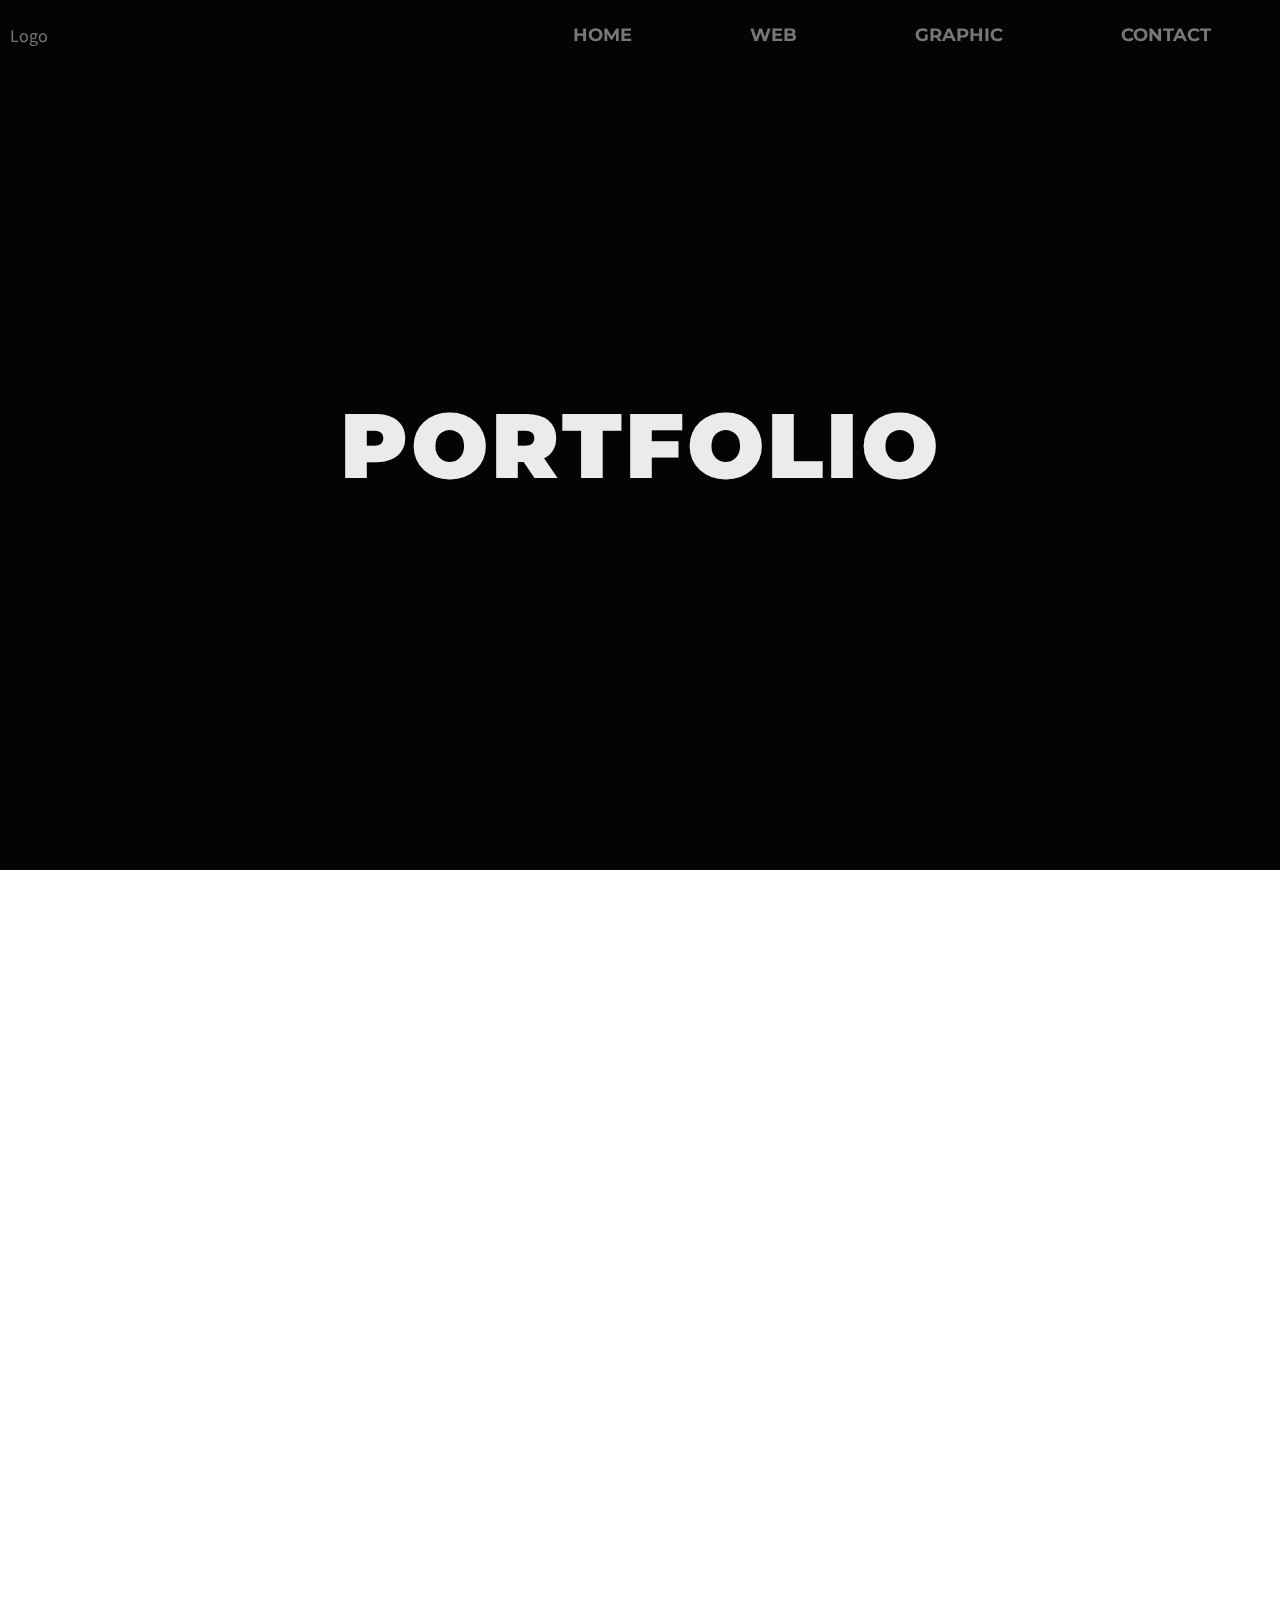
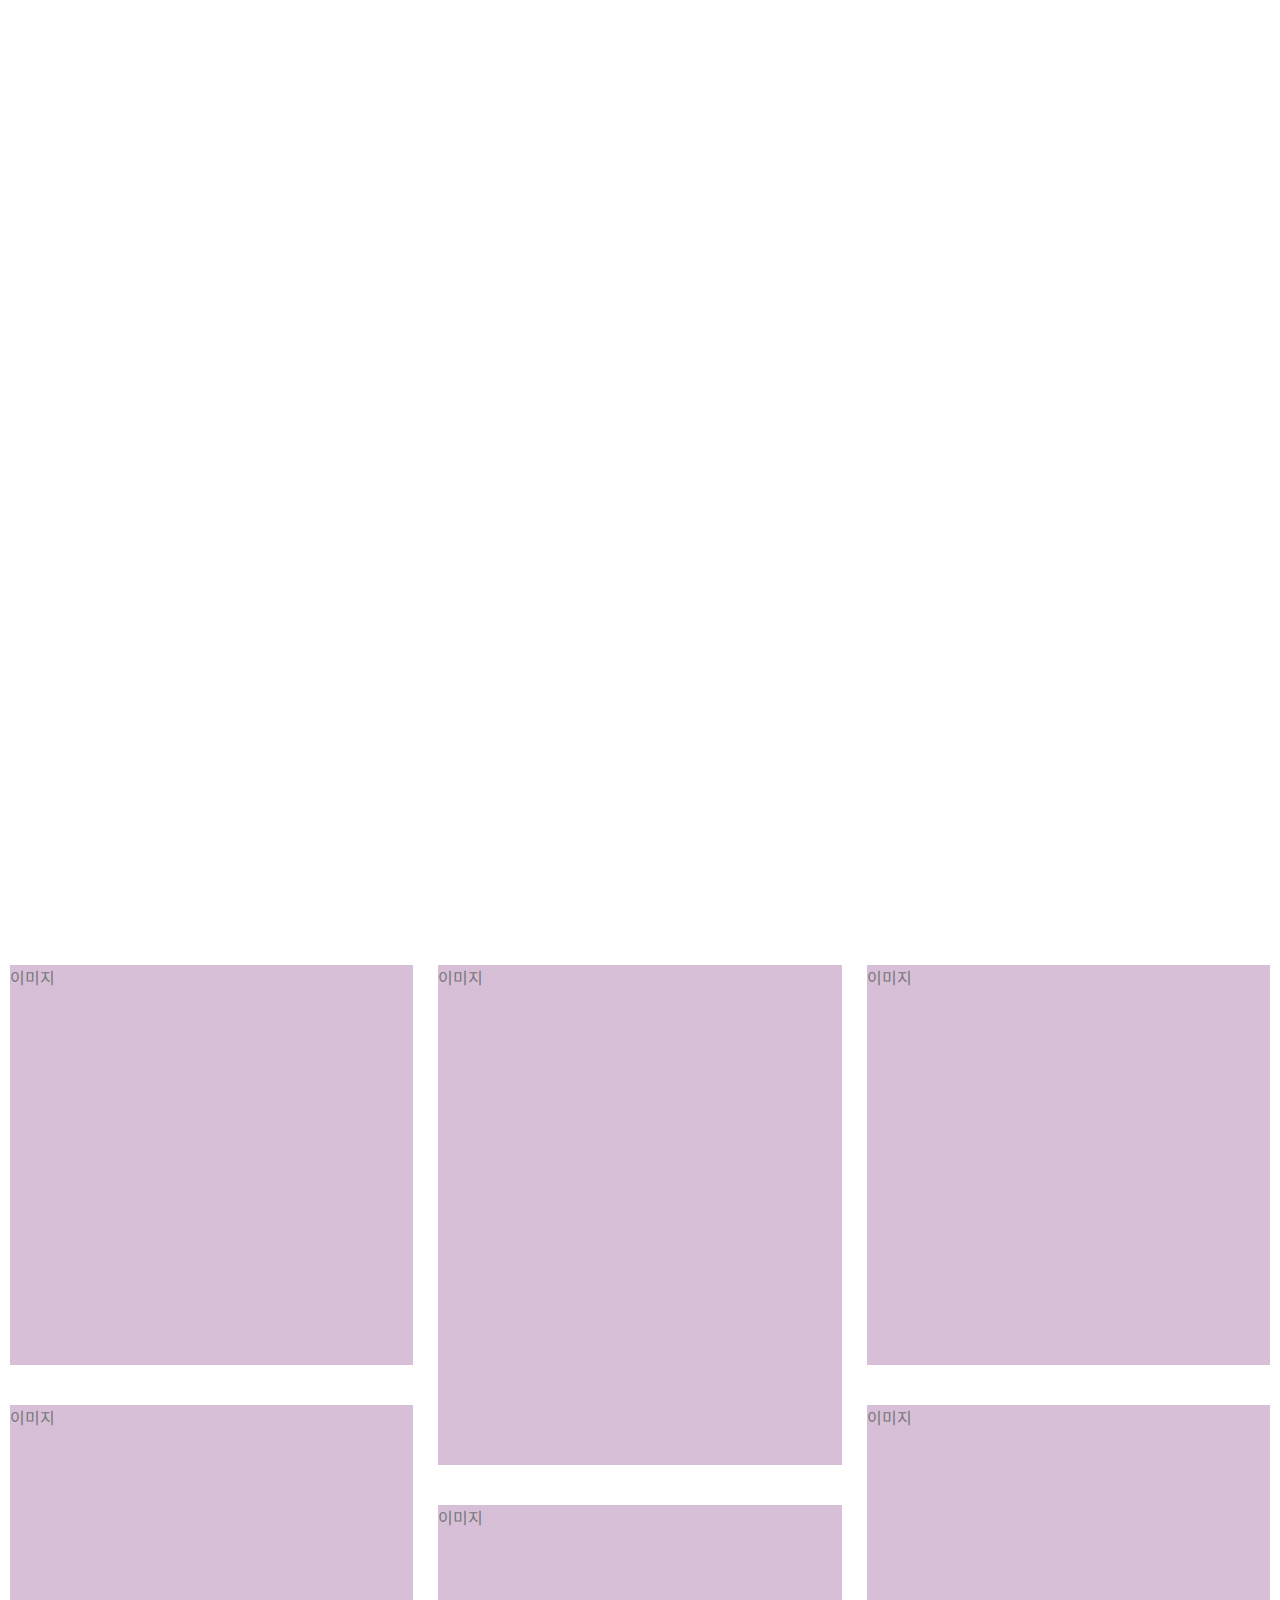
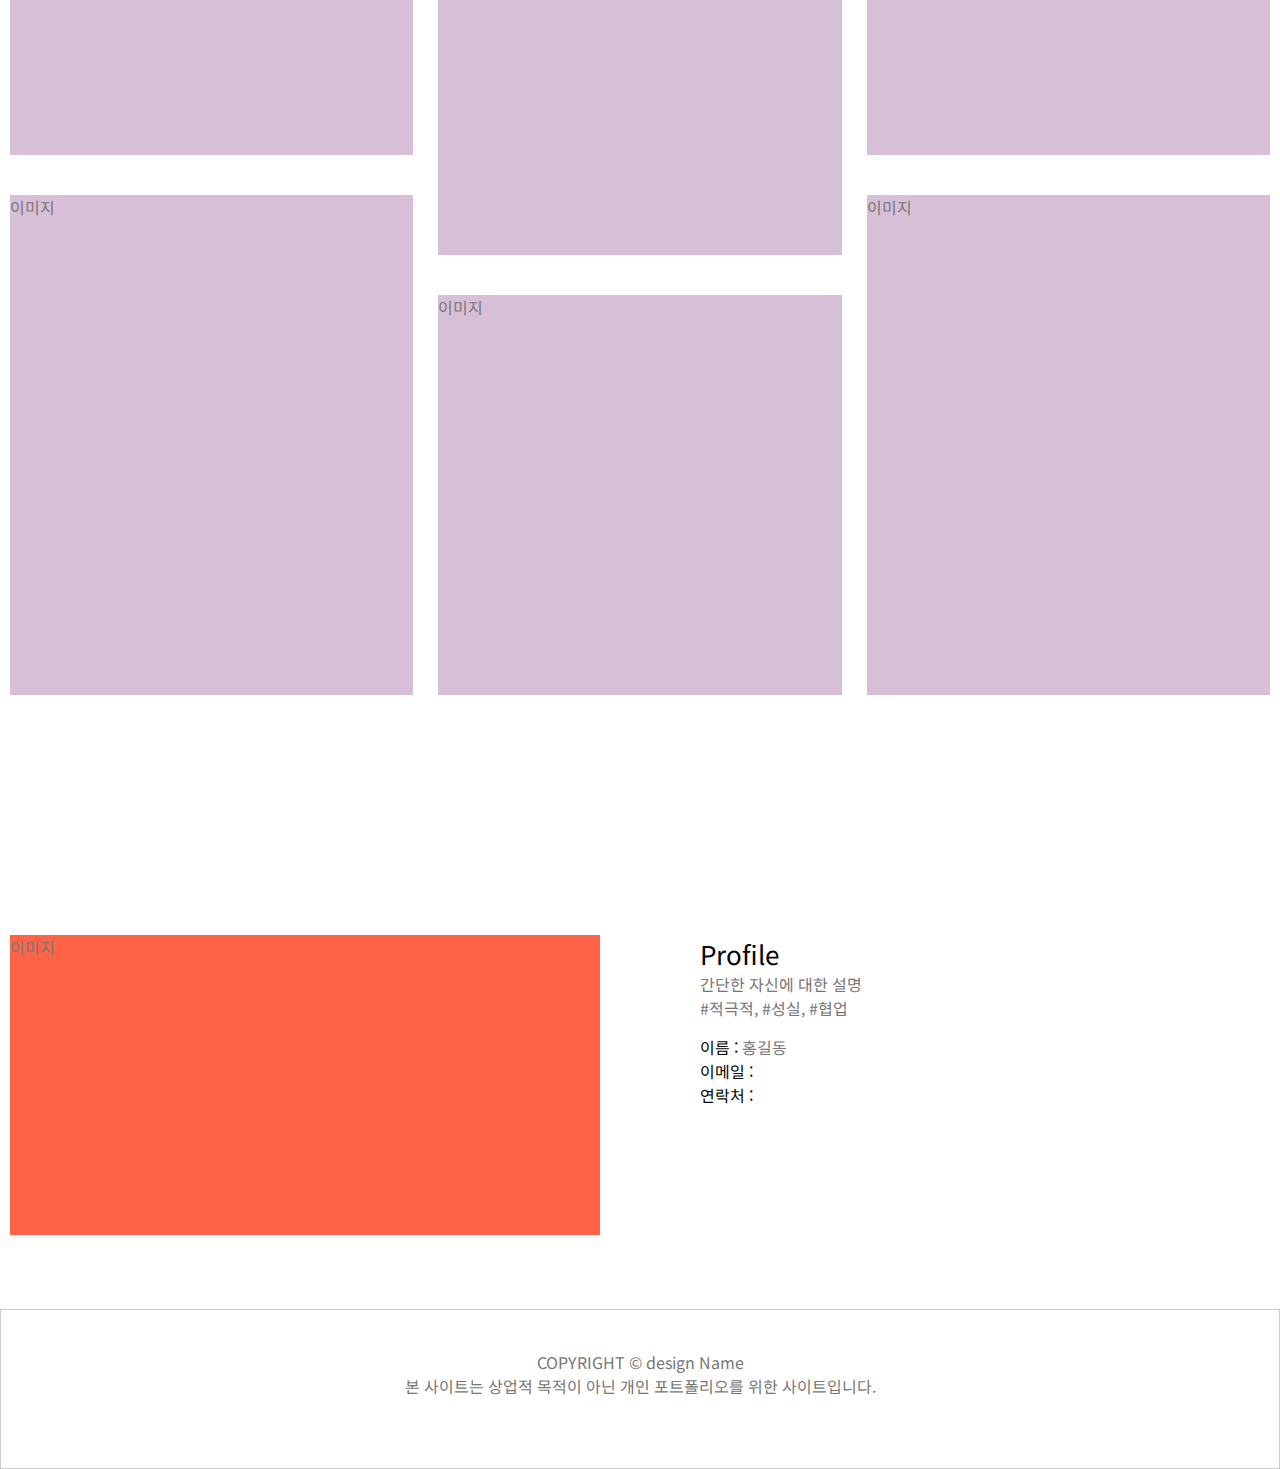
<file: index.html>
<!DOCTYPE html>
<html lang="ko">
<head>
    <meta charset="UTF-8">
    <meta name="author" content="Name">
    <meta name="subject" content="개인포트폴리오">
    <meta name="keywords" content="개인포트폴리오, 반응형 웹, 모바일 웹, ">
    <meta name="viewport" content="width=device-width, initial-scale=1.0, maximum-scale=1, minimum-scale=1">
    <title>PORTFOLIO</title>
    <link href="./images/favicon.ico" rel="shortcut icon">
    <link rel="stylesheet" href="./css/style.css">
</head>
<body>
    <div id="wrap">
        <header id="header">
            <div class="in header_in">
                <div class="logo">
                    <a href="#">Logo</a>
                </div>
                <div class="mobile_menu">
                    <strong class="blind">메뉴 열기</strong>
                    <button type="button" class="open_menu">
                        <span></span>
                        <span></span>
                        <span></span>
                    </button>
                </div>
                <div class="menu_wrap">
                    <nav>
                        <strong class="blind">main navigation</strong>
                        <ul class="gnb">
                            <li><a href="#header" class="link">HOME</a></li>
                            <li><a href="#web" class="link">WEB</a></li>
                            <li><a href="#graphic" class="link">GRAPHIC</a></li>
                            <li><a href="#about" class="link">CONTACT</a></li>
                        </ul>
                    </nav>
                </div>
            </div>
        </header>
        <main id="container">
            <div class="headline">
                <div class="in head_in">
                    <div class="head_txt">
                        <h1 class="head_tit">PORTFOLIO</h1>
                        <p>Design&Publisher</p>
                    </div>
                </div>
            </div>
            <section class="section" id="web">
                <div class="in">
                    <div class="sec_tit_wrap">
                        <h2 class="sec_tit">WEB</h2>
                    </div>
                    <div class="web_wrap">
                        <div class="web_port">
                            <div class="web_port_thum thum">
                                이미지
                            </div>
                            <div class="web_port_txt">
                                <span class="web_port_num">01</span>
                                <h3 class="web_tit">Site Title</h3>
                                <p class="sub_tit">Reponsive Web</p>
                                <p class="work_level">Design 100% Coding 100%</p>
                                <p class="desc">간단한 사이트 설명</p>
                                <div class="btn_wrap">
                                    <a href="./port/web/korea/index.html" target="_blank" class="btn btn_site" >사이트 바로가기</a>
                                    <span class="btn btn_guide" data-idx="01">디자인 가이드</span>
                                </div>
                            </div>
                        </div><!--1-->
                        <div class="web_port">
                            <div class="web_port_thum">
                                이미지
                            </div>
                            <div class="web_port_txt">
                                <span class="web_port_num">02</span>
                                <h3 class="web_tit">Site Title</h3>
                                <p class="sub_tit">Mobile Web(팀 프로젝트)</p>
                                <p class="work_level">Design 100% Coding 100%</p>
                                <p class="desc">간단한 사이트 설명</p>
                                <div class="btn_wrap">
                                    <a href="#" class="btn btn_site" target="_blank">사이트 바로가기</a>
                                    <span class="btn btn_guide" data-idx="02">디자인 가이드</span>
                                </div>
                            </div>
                        </div><!--2-->
                        <div class="web_port">
                            <div class="web_port_thum">
                                이미지
                            </div>
                            <div class="web_port_txt">
                                <span class="web_port_num">03</span>
                                <h3 class="web_tit">Site Title</h3>
                                <p class="sub_tit">Reponsive Web</p>
                                <p class="work_level">Design 100% Coding 100%</p>
                                <p class="desc">간단한 사이트 설명</p>
                                <div class="btn_wrap">
                                    <a href="#" class="btn btn_site" target="_blank">사이트 바로가기</a>
                                    <span class="btn btn_guide" data-idx="03">디자인 가이드</span>
                                </div>
                            </div>
                        </div><!--3-->
                        <div class="web_port">
                            <div class="web_port_thum">
                                이미지
                            </div>
                            <div class="web_port_txt">
                                <span class="web_port_num">01</span>
                                <h3 class="web_tit">Site Title</h3>
                                <p class="sub_tit">Reponsive Web</p>
                                <p class="work_level">Design 100% Coding 100%</p>
                                <p class="desc">간단한 사이트 설명</p>
                                <div class="btn_wrap">
                                    <a href="#" class="btn btn_site" target="_blank">사이트 바로가기</a>
                                    <span class="btn btn_guide" data-idx="04">디자인 가이드</span>
                                </div>
                            </div>
                        </div><!--4-->
                    </div>
                </div>

                <aside id="web_popup_wrap">
                    <div class="web_popup">
                        <div class="web_popup_thum">
                            <img src="./images/web01.jpeg" alt="" id="aside_thum">
                        </div>
                        <button type="button" class="btn_close">CLOSE</button>
                    </div>   
                </aside>
            </section>
            <section class="section" id="graphic">
                <div class="in">
                    <div class="sec_tit_wrap">
                        <h2 class="sec_tit">GRAPHIC</h2>
                    </div>
                    <div class="grap_wrap">
                       <!--col_left-->
                       <div class="col_left">
                        <div class="col"><!--col-->
                            <div class="gra_port">
                                 <div class="thum s1">이미지</div>
                                 <div class="txt">
                                     <p class="desc">작품제목</p>
                                </div>
                            </div><!--1-->
                            <div class="gra_port">
                                 <div class="thum s2">이미지</div>
                                 <div class="txt">
                                     <p class="desc">작품제목</p>
                                 </div>
                             </div><!--2-->
                             <div class="gra_port ">
                                 <div class="thum s3">이미지</div>
                                 <div class="txt">
                                     <p class="desc">작품제목</p>
                                </div>
                            </div><!--3-->
                         </div>
                         <div class="col">
                             <div class="gra_port">
                                 <div class="thum s3">이미지</div>
                                 <div class="txt">
                                     <p class="desc">작품제목</p>
                                </div>
                            </div><!--1-->
                            <div class="gra_port">
                                 <div class="thum s2">이미지</div>
                                 <div class="txt">
                                     <p class="desc">작품제목</p>
                                 </div>
                             </div><!--2-->
                             <div class="gra_port">
                                 <div class="thum s1">이미지</div>
                                 <div class="txt">
                                     <p class="desc">작품제목</p>
                                </div>
                            </div><!--3-->
                         </div><!--col-->
                       </div>
                       <!--col_left-->
                       <!--col_right-->
                       <div class="col_right">
                        <div class="col">
                            <div class="gra_port">
                                <div class="thum s1">이미지</div>
                                <div class="txt">
                                    <p class="desc">작품제목</p>
                               </div>
                           </div><!--1-->
                           <div class="gra_port">
                                <div class="thum s2">이미지</div>
                                <div class="txt">
                                    <p class="desc">작품제목</p>
                                </div>
                            </div><!--2-->
                            <div class="gra_port">
                                <div class="thum s3">이미지</div>
                                <div class="txt">
                                    <p class="desc">작품제목</p>
                               </div>
                           </div><!--3-->
                        </div><!--col-->
                       </div>
                       <!--col_right-->
                    </div>
                </div>
            </section>
            <section class="section" id="about">
                <div class="in">
                    <div class="sec_tit_wrap">
                        <h2 class="sec_tit">ABOUT</h2>
                    </div>
                    <div class="about_wrap">
                        <div class="photo">
                            이미지
                        </div>
                        <div class="txt">
                            <h3>Profile</h3>
                            <p>간단한 자신에 대한 설명</p>
                            <p>#적극적, #성실, #협업</p>
                            <ul>
                                <li><span>이름 : </span>홍길동</li>
                                <li><span>이메일 : </span></li>
                                <li><span>연락처 : </span></li>
                            </ul>
                        </div>
                    </div>
                </div>
            </section>
        </main>
        <footer id="footer">
            <div class="in">
                <p>COPYRIGHT &copy; design Name</p>
                <p>본 사이트는 상업적 목적이 아닌 개인 포트폴리오를 위한 사이트입니다.</p>
            </div>
        </footer>
    </div>
    <script src="./js/script.js"></script>
</body>
</html>
</file>
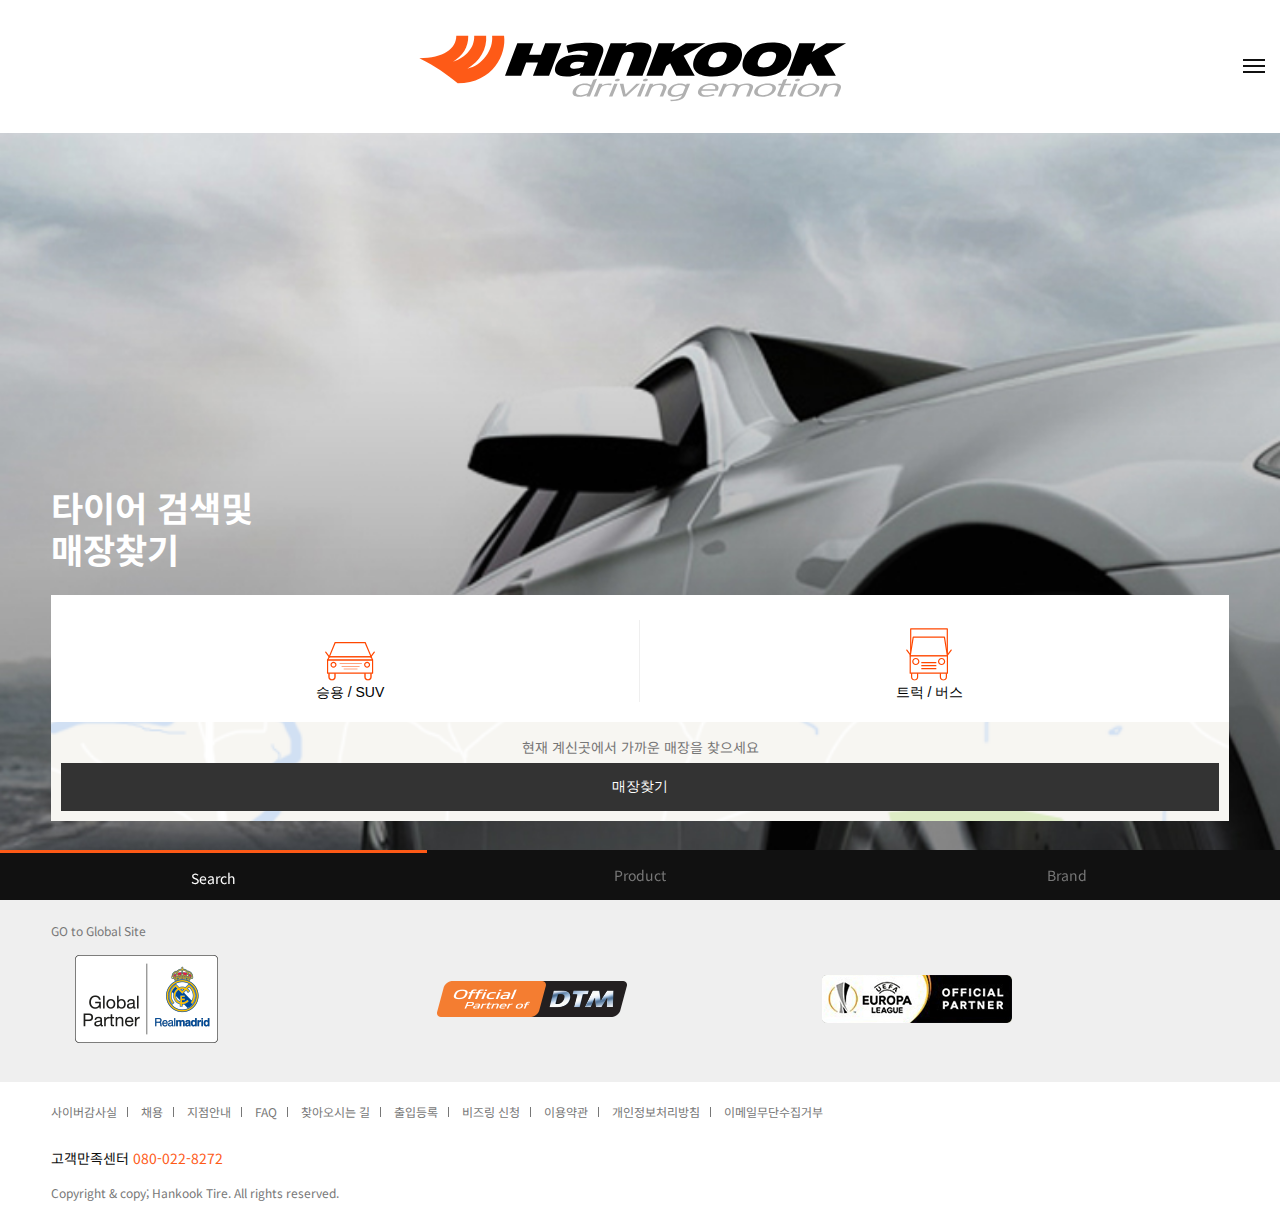
<file: port/web/korea/index.html>
<!DOCTYPE html>
<html lang="ko">
<head>
    <meta charset="UTF-8">
    <meta name="viewport" content="width=device-width, initial-scale=1.0, maximum-scale=1, minimum-scale=1, user-scalable=no">
    <link rel="apple-touch-icon" href="./images/common/home.png">
    <title>한국타이어</title>
     <!--3.common.css연결-->
     <link rel="stylesheet" href="https://cdn.jsdelivr.net/npm/swiper@11/swiper-bundle.min.css">
    <link rel="stylesheet" href="./css/common.css">
    <link rel="stylesheet" href="./css/main.css">
</head>
<body>
    <!--2.header구조작성-->
    <header id="header">
        <div class="header_in">
            <h1 class="logo">
                <a href="index.html">
                    <img src="./images/common/logo.svg" alt="한국타이어">
                </a>
            </h1><!--logo-->
            <div class="mobile_menu">
                <button type="button" class="open_wrap">
                    <strong class="blind">모바일메뉴열기</strong>
                    <span class="btn_open"></span>
                    <span class="btn_open"></span>
                    <span class="btn_open"></span>
                </button>
            </div>
        </div><!--header_in end-->
        <nav class="gnb">
            <strong class="blind">네비게이션</strong>
            <div class="gnb_header">
                <strong class="lang_kr">Hankook Universe</strong>
                <div class="close_wrap">
                    <button class="close_menu">
                        <strong class="blind">메뉴닫기</strong>
                        <span class="btn_close"></span>
                        <span class="btn_close"></span>
                    </button>
                </div>
            </div><!--gnb_header end-->
            <div class="gnb_inner">
                <ul class="gnb_list">
                    <li>
                        <div class="tit">
                            <strong>타이어</strong>
                            <div class="open">
                                <i class="blind">서브메뉴열기</i>
                                <span class="icon_open"></span>
                            </div>
                        </div><!--depth1-->
                        <div class="sub_wrap">
                            <ul class="sub">
                                <li><a href="#">승용차 타이어</a></li>
                                <li><a href="#">SUV 타이어</a></li>
                                <li><a href="#">소형트럭 타이어</a></li>
                                <li><a href="#">트럭버스 타이어</a></li>
                                <li><a href="#">겨울용 타이어</a></li>
                                <li><a href="#">리테일 네트워크</a></li>
                            </ul>
                        </div><!--depth2-->
                    </li>
                    <li>
                        <div class="tit">
                            <strong>서비스</strong>
                            <div class="open">
                                <i class="blind">서브메뉴열기</i>
                                <span class="icon_open"></span>
                            </div>
                        </div><!--depth1-->
                        <div class="sub_wrap">
                            <ul class="sub">
                                <li><a href="#">타이어효율등급제</a></li>
                                <li><a href="#">전문지 성능 평가</a></li>
                                <li><a href="#">무상보증 서비스</a></li>
                                <li><a href="#">품질보증 서비스</a></li>
                                <li><a href="#">무상 점검 서비스</a></li>
                                <li><a href="#">타이어 A to Z</a></li>
                                <li><a href="#">타이어 점검 A to Z</a></li>
                                <li><a href="#">드라이빙 팁</a></li>
                            </ul>
                        </div><!--depth2-->
                    </li>
                    <li>
                        <div class="tit">
                            <strong>모터스포츠</strong>
                            <div class="open">
                                <i class="blind">서브메뉴열기</i>
                                <span class="icon_open"></span>
                            </div>
                        </div><!--depth1-->
                        <div class="sub_wrap">
                            <ul class="sub">
                                <li><a href="#">한국타이어 모터스포츠</a></li>
                                <li><a href="#">경기일정</a></li>
                                <li><a href="#">레이싱 타이어</a></li>
                            </ul>
                        </div><!--depth2-->
                    </li>
                    <li>
                        <div class="tit">
                            <strong>기업정보</strong>
                            <div class="open">
                                <i class="blind">서브메뉴열기</i>
                                <span class="icon_open"></span>
                            </div>
                        </div><!--depth1-->
                        <div class="sub_wrap">
                            <ul class="sub">
                                <li><a href="#">회사소개</a></li>
                                <li><a href="#">전략</a></li>
                                <li><a href="#">브랜드</a></li>
                                <li><a href="#">기술철학</a></li>
                                <li><a href="#">미디어센터</a></li>
                            </ul>
                        </div><!--depth2-->
                    </li>
                    <li>
                        <div class="tit">
                            <strong>채용</strong>
                            <div class="open">
                                <i class="blind">서브메뉴열기</i>
                                <span class="icon_open"></span>
                            </div>
                        </div><!--depth1-->
                        <div class="sub_wrap">
                            <ul class="sub">
                                <li><a href="#">승용차 타이어</a></li>
                                <li><a href="#">SUV 타이어</a></li>
                                <li><a href="#">소형트럭 타이어</a></li>
                                <li><a href="#">트럭버스 타이어</a></li>
                                <li><a href="#">겨울용 타이어</a></li>
                                <li><a href="#">리테일 네트워크</a></li>
                            </ul>
                        </div><!--depth2-->
                    </li>
                    <li>
                        <div class="tit">
                            <strong>재무정보</strong>
                            <div class="open">
                                <i class="blind">서브메뉴열기</i>
                                <span class="icon_open"></span>
                            </div>
                        </div><!--depth1-->
                        <div class="sub_wrap">
                            <ul class="sub">
                                <li><a href="#">승용차 타이어</a></li>
                                <li><a href="#">SUV 타이어</a></li>
                                <li><a href="#">소형트럭 타이어</a></li>
                                <li><a href="#">트럭버스 타이어</a></li>
                                <li><a href="#">겨울용 타이어</a></li>
                                <li><a href="#">리테일 네트워크</a></li>
                            </ul>
                        </div><!--depth2-->
                    </li>
                    <li>
                        <div class="tit">
                            <strong>지속가능경영</strong>
                            <div class="open">
                                <i class="blind">서브메뉴열기</i>
                                <span class="icon_open"></span>
                            </div>
                        </div><!--depth1-->
                        <div class="sub_wrap">
                            <ul class="sub">
                                <li><a href="#">CSR위원회</a></li>
                                <li><a href="#">정책</a></li>
                                <li><a href="#">이해관계자</a></li>
                                <li><a href="#">중요성 평가</a></li>
                                <li><a href="#">주요활동</a></li>
                                <li><a href="#">CSR보고서</a></li>
                            </ul>
                        </div><!--depth2-->
                    </li>
                </ul>
            </div><!--gnb_inner end-->
        </nav>
    </header>
    <main id="contents">
        <!--5_visual-->
        <div class="gallery">
            <div class="slide_wrap swiper mySwiper2">
                <ul class="visual swiper-wrapper">
                    <li class="slide1 swiper-slide">
                        <div class="main_txt">
                            <div class="main_txt_cont">
                                <h2>타이어 검색및 매장찾기</h2>
                            </div>
                        </div><!--main_txt end-->
                        <div class="main_btn_wrap">
                            <div class="main_icon_wrap">
                                <button type="button" class="main_btn_left">
                                    <span class="icon_tire">
                                        <img src="./images/main/car_1.svg" alt="">
                                    </span>
                                    <span class="txt_tire">
                                        승용 / SUV
                                    </span>
                                </button>
                                <button type="button" class="main_btn_right">
                                    <span class="icon_tire">
                                        <img src="./images/main/car_2.svg" alt="">
                                    </span>
                                    <span class="txt_tire">
                                        트럭 / 버스
                                    </span>
                                </button>
                            </div><!--main_icon_wrap end-->
                            <div class="main_find_wrap">
                                <p>현재 계신곳에서 가까운 매장을 찾으세요</p>
                                <button type="button" class="btn_find
                                " onclick="location.href='brand.html'">매장찾기</button>
                            </div>
                        </div><!--main_btn_wrap end-->
                    </li>
                    <li class="slide2 swiper-slide">
                        <div class="main_txt">
                            <div class="main_txt_cont">
                                <h2>Product</h2>
                            </div>
                        </div><!--main_txt end-->
                    </li>
                    <li class="slide3 swiper-slide">
                        <div class="main_txt">
                            <div class="main_txt_cont">
                                <h2>Brand</h2>
                            </div>
                        </div><!--main_txt end-->
                    </li>
                </ul>
                <div class="main_tabmenu">
                    <div class="tabmenu_wrap swiper mySwiper" thumbsSlider="">
                        <ul class="tabmenu swiper-wrapper">
                            <li class="swiper-slide">Search</li>
                            <li class="swiper-slide">Product</li>
                            <li class="swiper-slide">Brand</li>
                        </ul>
                    </div><!--tabmenu_wrap-->
                </div><!--main_tabmenu-->
            </div><!--slide_wrap-->
        </div><!--gallery end-->
    </main>
    <footer id="footer">
        <div class="footer_top">
            <div class="site">
                <a href="#" class="btn_link">GO to Global Site</a>
            </div>
            <div class="partner">
                <a href="#">
                    <img src="./images/common/footer-real-madrid.png" alt="">
                </a>
                <a href="#">
                    <img src="./images/common/footer-dtm.png" alt="">
                </a>
                <a href="#">
                    <img src="./images/common/footer-europa.png" alt="">
                </a>
            </div>
        </div>
        <div class="footer_menu">
            <ul class="fmenu">
                <li><a href="#">사이버감사실</a></li>
                <li><a href="#">채용</a></li>
                <li><a href="#">지점안내</a></li>
                <li><a href="#">FAQ</a></li>
                <li><a href="#">찾아오시는 길</a></li>
                <li><a href="#">출입등록</a></li>
                <li><a href="#">비즈링 신청</a></li>
                <li><a href="#">이용약관</a></li>
                <li><a href="#">개인정보처리방침</a></li>
                <li><a href="#">이메일무단수집거부</a></li>
            </ul>
            <p class="customer">
                <span class="cust_tit">고객만족센터</span>
                <a href="tel:080-022-8272" class="tel">080-022-8272</a>
            </p>
            <p class="cpr">Copyright & copy; Hankook Tire. All rights reserved.</p>
        </div>
    </footer>

    <script src="https://cdn.jsdelivr.net/npm/swiper@11/swiper-bundle.min.js"></script>
    <script src="./js/common.js"></script>
    <script>
        var swiper = new Swiper(".tabmenu_wrap", {
        spaceBetween: 0,
        slidesPerView: 3,
        // freeMode: true,
        // watchSlidesProgress: true,
        });
        var swiper2 = new Swiper(".slide_wrap", {
        spaceBetween: 0,
        thumbs: {
            swiper: swiper,
        },
        });
    </script>
</body>
</html>
</file>
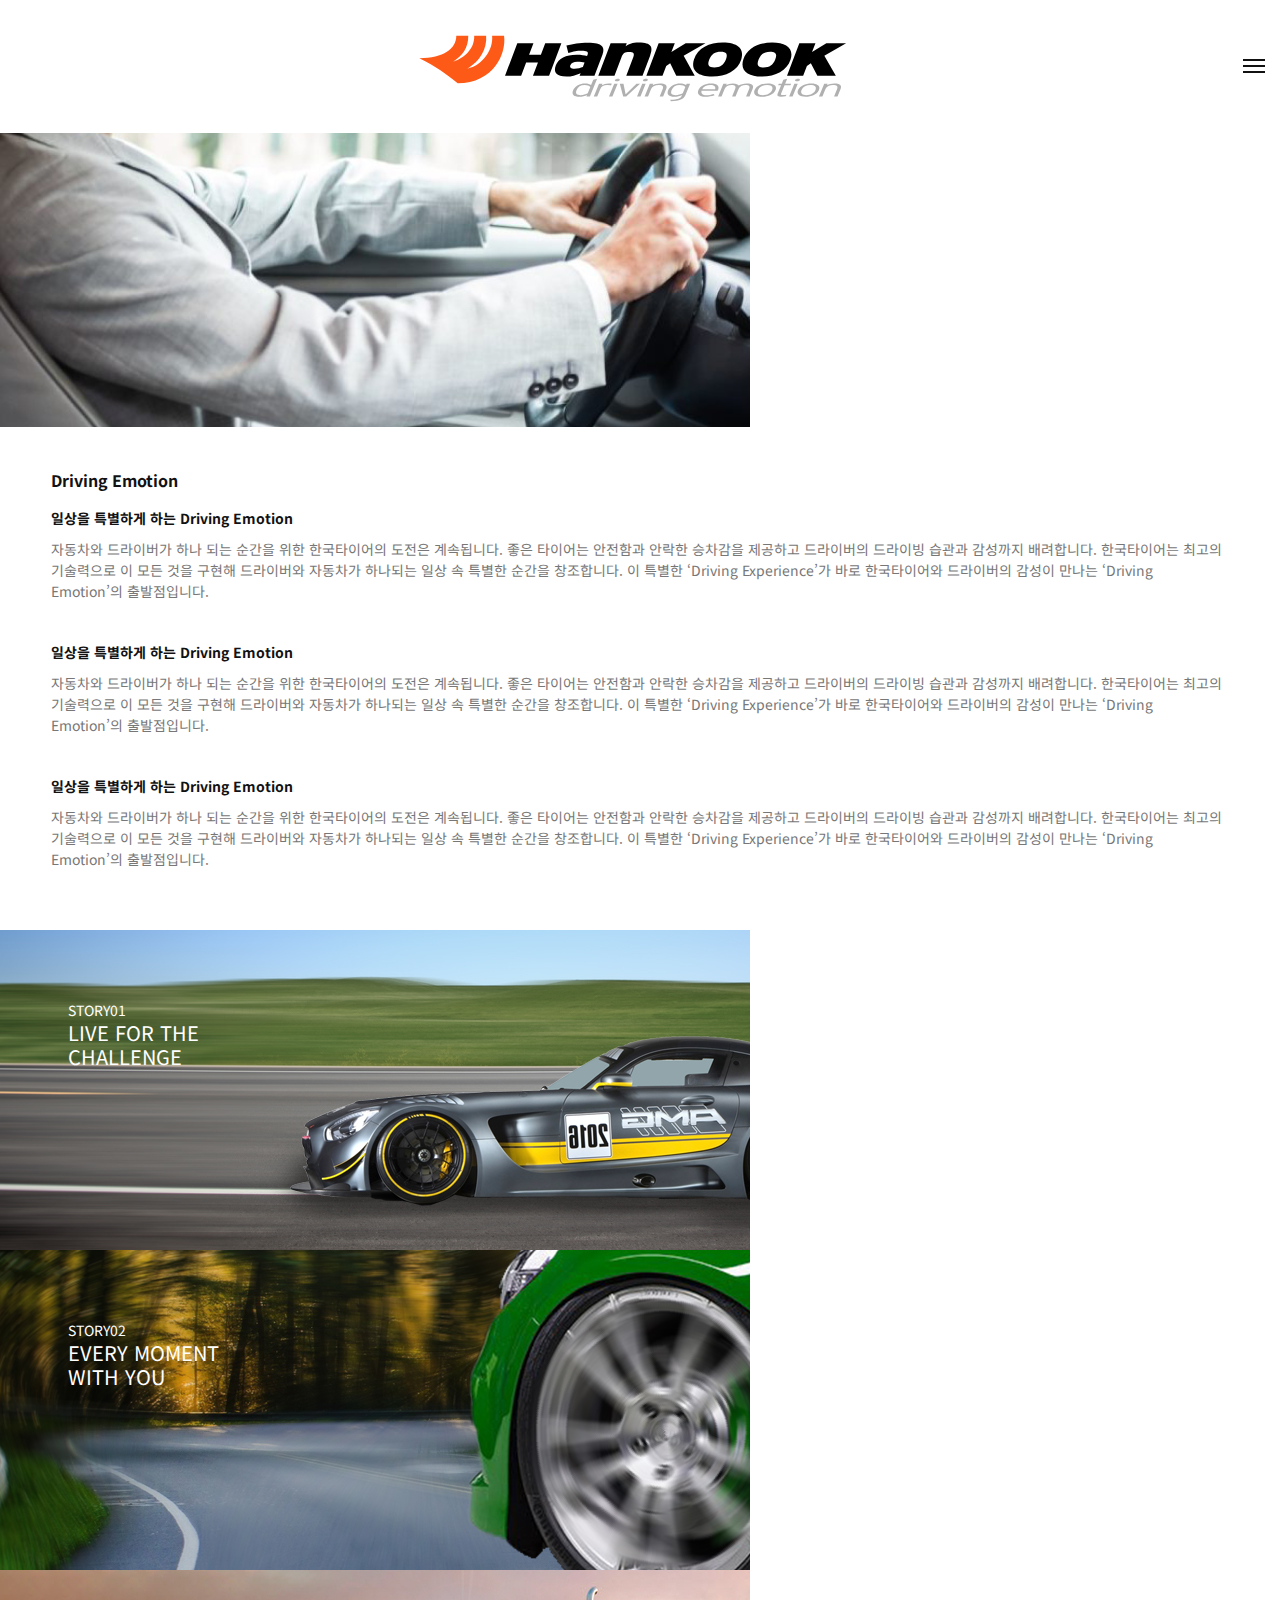
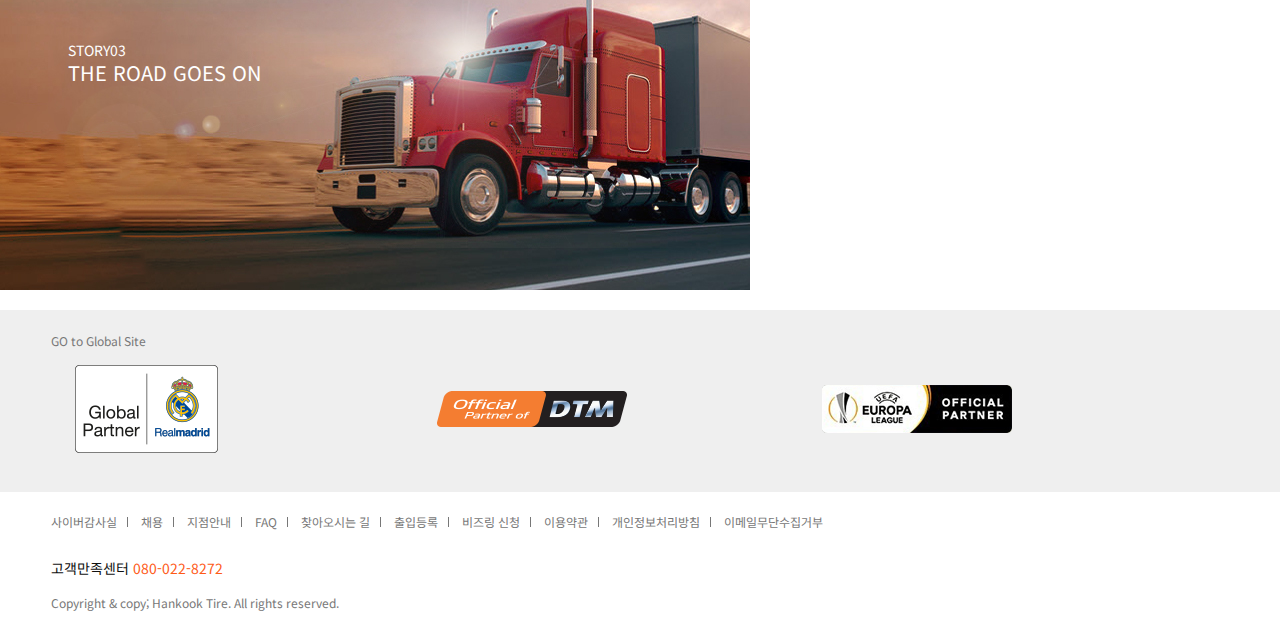
<file: port/web/korea/brand.html>
<!DOCTYPE html>
<html lang="ko">
<head>
    <meta charset="UTF-8">
    <meta name="viewport" content="width=device-width, initial-scale=1.0, maximum-scale=1, minimum-scale=1, user-scalable=no">
    <title>한국타이어</title>
    <link rel="stylesheet" href="./css/common.css">
    <link rel="stylesheet" href="./css/brand.css">
</head>
<body>
    <!--2.header구조작성-->
    <header id="header">
        <div class="header_in">
            <h1 class="logo">
                <a href="index.html">
                    <img src="./images/common/logo.svg" alt="한국타이어">
                </a>
            </h1><!--logo-->
            <div class="mobile_menu">
                <button type="button" class="open_wrap">
                    <strong class="blind">모바일메뉴열기</strong>
                    <span class="btn_open"></span>
                    <span class="btn_open"></span>
                    <span class="btn_open"></span>
                </button>
            </div>
        </div><!--header_in end-->
        <nav class="gnb">
            <strong class="blind">네비게이션</strong>
            <div class="gnb_header">
                <strong class="lang_kr">Hankook Universe</strong>
                <div class="close_wrap">
                    <button class="close_menu">
                        <strong class="blind">메뉴닫기</strong>
                        <span class="btn_close"></span>
                        <span class="btn_close"></span>
                    </button>
                </div>
            </div><!--gnb_header end-->
            <div class="gnb_inner">
                <ul class="gnb_list">
                    <li>
                        <div class="tit">
                            <strong>타이어</strong>
                            <div class="open">
                                <i class="blind">서브메뉴열기</i>
                                <span class="icon_open"></span>
                            </div>
                        </div><!--depth1-->
                        <div class="sub_wrap">
                            <ul class="sub">
                                <li><a href="brand.html">승용차 타이어</a></li>
                                <li><a href="#">SUV 타이어</a></li>
                                <li><a href="#">소형트럭 타이어</a></li>
                                <li><a href="#">트럭버스 타이어</a></li>
                                <li><a href="#">겨울용 타이어</a></li>
                                <li><a href="#">리테일 네트워크</a></li>
                            </ul>
                        </div><!--depth2-->
                    </li>
                    <li>
                        <div class="tit">
                            <strong>서비스</strong>
                            <div class="open">
                                <i class="blind">서브메뉴열기</i>
                                <span class="icon_open"></span>
                            </div>
                        </div><!--depth1-->
                        <div class="sub_wrap">
                            <ul class="sub">
                                <li><a href="#">타이어효율등급제</a></li>
                                <li><a href="#">전문지 성능 평가</a></li>
                                <li><a href="#">무상보증 서비스</a></li>
                                <li><a href="#">품질보증 서비스</a></li>
                                <li><a href="#">무상 점검 서비스</a></li>
                                <li><a href="#">타이어 A to Z</a></li>
                                <li><a href="#">타이어 점검 A to Z</a></li>
                                <li><a href="#">드라이빙 팁</a></li>
                            </ul>
                        </div><!--depth2-->
                    </li>
                    <li>
                        <div class="tit">
                            <strong>모터스포츠</strong>
                            <div class="open">
                                <i class="blind">서브메뉴열기</i>
                                <span class="icon_open"></span>
                            </div>
                        </div><!--depth1-->
                        <div class="sub_wrap">
                            <ul class="sub">
                                <li><a href="#">한국타이어 모터스포츠</a></li>
                                <li><a href="#">경기일정</a></li>
                                <li><a href="#">레이싱 타이어</a></li>
                            </ul>
                        </div><!--depth2-->
                    </li>
                    <li>
                        <div class="tit">
                            <strong>기업정보</strong>
                            <div class="open">
                                <i class="blind">서브메뉴열기</i>
                                <span class="icon_open"></span>
                            </div>
                        </div><!--depth1-->
                        <div class="sub_wrap">
                            <ul class="sub">
                                <li><a href="#">회사소개</a></li>
                                <li><a href="#">전략</a></li>
                                <li><a href="#">브랜드</a></li>
                                <li><a href="#">기술철학</a></li>
                                <li><a href="#">미디어센터</a></li>
                            </ul>
                        </div><!--depth2-->
                    </li>
                    <li>
                        <div class="tit">
                            <strong>채용</strong>
                            <div class="open">
                                <i class="blind">서브메뉴열기</i>
                                <span class="icon_open"></span>
                            </div>
                        </div><!--depth1-->
                        <div class="sub_wrap">
                            <ul class="sub">
                                <li><a href="#">승용차 타이어</a></li>
                                <li><a href="#">SUV 타이어</a></li>
                                <li><a href="#">소형트럭 타이어</a></li>
                                <li><a href="#">트럭버스 타이어</a></li>
                                <li><a href="#">겨울용 타이어</a></li>
                                <li><a href="#">리테일 네트워크</a></li>
                            </ul>
                        </div><!--depth2-->
                    </li>
                    <li>
                        <div class="tit">
                            <strong>재무정보</strong>
                            <div class="open">
                                <i class="blind">서브메뉴열기</i>
                                <span class="icon_open"></span>
                            </div>
                        </div><!--depth1-->
                        <div class="sub_wrap">
                            <ul class="sub">
                                <li><a href="#">승용차 타이어</a></li>
                                <li><a href="#">SUV 타이어</a></li>
                                <li><a href="#">소형트럭 타이어</a></li>
                                <li><a href="#">트럭버스 타이어</a></li>
                                <li><a href="#">겨울용 타이어</a></li>
                                <li><a href="#">리테일 네트워크</a></li>
                            </ul>
                        </div><!--depth2-->
                    </li>
                    <li>
                        <div class="tit">
                            <strong>지속가능경영</strong>
                            <div class="open">
                                <i class="blind">서브메뉴열기</i>
                                <span class="icon_open"></span>
                            </div>
                        </div><!--depth1-->
                        <div class="sub_wrap">
                            <ul class="sub">
                                <li><a href="#">CSR위원회</a></li>
                                <li><a href="#">정책</a></li>
                                <li><a href="#">이해관계자</a></li>
                                <li><a href="#">중요성 평가</a></li>
                                <li><a href="#">주요활동</a></li>
                                <li><a href="#">CSR보고서</a></li>
                            </ul>
                        </div><!--depth2-->
                    </li>
                </ul>
            </div><!--gnb_inner end-->
        </nav>
    </header>
    <main id="contents">
       <div class="sub_visual_wrap">
        <div class="cate_wrap">
            <div class="back_wrap">
                <button type="button" class="btn_back">
                    <img src="./images/common/left_arrow.svg" alt="뒤로 가기">
                </button>
            </div>
            <div class="tit_wrap">
                <h2 class="sub_tit">BRAND</h2>
            </div>
        </div>
        <div class="sub_visual">
            <img src="./images/brand/sub-visual.png" alt="">
        </div>
       </div>

        <section class="sec driving">
           
            <div class="brand_txt">
                <h3>Driving Emotion</h3>
                <div class="brend_row">
                    <p><strong>일상을 특별하게 하는 Driving Emotion</strong></p>
                    <p>자동차와 드라이버가 하나 되는 순간을 위한 한국타이어의 도전은 계속됩니다. 좋은 타이어는 안전함과 안락한 승차감을 제공하고 드라이버의 드라이빙 습관과 감성까지 배려합니다. 한국타이어는 최고의 기술력으로 이 모든 것을 구현해 드라이버와 자동차가 하나되는 일상 속 특별한 순간을 창조합니다. 이 특별한 ‘Driving Experience’가 바로 한국타이어와 드라이버의 감성이 만나는 ‘Driving Emotion’의 출발점입니다.</p>
                </div>
                <div class="brend_row">
                    <p><strong>일상을 특별하게 하는 Driving Emotion</strong></p>
                    <p>자동차와 드라이버가 하나 되는 순간을 위한 한국타이어의 도전은 계속됩니다. 좋은 타이어는 안전함과 안락한 승차감을 제공하고 드라이버의 드라이빙 습관과 감성까지 배려합니다. 한국타이어는 최고의 기술력으로 이 모든 것을 구현해 드라이버와 자동차가 하나되는 일상 속 특별한 순간을 창조합니다. 이 특별한 ‘Driving Experience’가 바로 한국타이어와 드라이버의 감성이 만나는 ‘Driving Emotion’의 출발점입니다.</p>
                </div>
                <div class="brend_row">
                    <p><strong>일상을 특별하게 하는 Driving Emotion</strong></p>
                    <p>자동차와 드라이버가 하나 되는 순간을 위한 한국타이어의 도전은 계속됩니다. 좋은 타이어는 안전함과 안락한 승차감을 제공하고 드라이버의 드라이빙 습관과 감성까지 배려합니다. 한국타이어는 최고의 기술력으로 이 모든 것을 구현해 드라이버와 자동차가 하나되는 일상 속 특별한 순간을 창조합니다. 이 특별한 ‘Driving Experience’가 바로 한국타이어와 드라이버의 감성이 만나는 ‘Driving Emotion’의 출발점입니다.</p>
                </div>
            </div><!--brand_txt end-->
            <div class="brand_banner">
                <div class="banner">
                   <img src="./images/brand/banner-1.jpg" alt="">
                   <div class="banner_txt">
                    <span class="num">
                        STORY01
                    </span>
                    <h3>LIVE FOR THE CHALLENGE</h3>
                   </div>
                </div><!--banner end-->
                <div class="banner">
                    <img src="./images/brand/banner-2.jpg" alt="">
                    <div class="banner_txt">
                     <span class="num">
                         STORY02
                     </span>
                     <h3>EVERY MOMENT WITH YOU</h3>
                    </div>
                 </div><!--banner end-->
                 <div class="banner">
                    <img src="./images/brand/banner-3.jpg" alt="">
                    <div class="banner_txt">
                     <span class="num">
                         STORY03
                     </span>
                     <h3>THE ROAD GOES ON</h3>
                    </div>
                 </div><!--banner end-->
            </div>
        </section>
    </main>
    <footer id="footer">
        <div class="footer_top">
            <div class="site">
                <a href="#" class="btn_link">GO to Global Site</a>
            </div>
            <div class="partner">
                <a href="#">
                    <img src="./images/common/footer-real-madrid.png" alt="">
                </a>
                <a href="#">
                    <img src="./images/common/footer-dtm.png" alt="">
                </a>
                <a href="#">
                    <img src="./images/common/footer-europa.png" alt="">
                </a>
            </div>
        </div>
        <div class="footer_menu">
            <ul class="fmenu">
                <li><a href="#">사이버감사실</a></li>
                <li><a href="#">채용</a></li>
                <li><a href="#">지점안내</a></li>
                <li><a href="#">FAQ</a></li>
                <li><a href="#">찾아오시는 길</a></li>
                <li><a href="#">출입등록</a></li>
                <li><a href="#">비즈링 신청</a></li>
                <li><a href="#">이용약관</a></li>
                <li><a href="#">개인정보처리방침</a></li>
                <li><a href="#">이메일무단수집거부</a></li>
            </ul>
            <p class="customer">
                <span class="cust_tit">고객만족센터</span>
                <a href="tel:080-022-8272" class="tel">080-022-8272</a>
            </p>
            <p class="cpr">Copyright & copy; Hankook Tire. All rights reserved.</p>
        </div>
    </footer>

    
    <script src="./js/common.js"></script>
    <script src="./js/default.js"></script>
</body>
</html>
</file>
<file: css/style.css>
@charset "utf-8";
@import url('https://fonts.googleapis.com/css2?family=Montserrat:ital,wght@0,100..900;1,100..900&family=Noto+Sans+KR:wght@100..900&display=swap');

*{
    margin: 0; padding: 0;
    box-sizing: border-box;
    font-family: "Noto Sans KR", sans-serif;
    font-optical-sizing: auto;
    font-weight: 400;
    font-style: normal;
}
:root{
    font-size: 10px;
}
a{
    text-decoration: none;
    color: inherit;
}
ul{
    list-style: none;
}
img{max-width: 100%;}
.thum img{display: block;}
button{
    border: 0; outline: 0;
    background: transparent;
    width:100%; height:100%;
}
body{font-size: 1.6rem; color:#777;}
h1,h2{
    font-family: "Montserrat", sans-serif;
    font-optical-sizing: auto;
    font-weight: 900;
    font-style: normal; 
}
.blind{
    position: absolute; 
    width:1px; height: 1px;
    margin: -1px; overflow: hidden;
}
.in{max-width: 1400px; padding: 0 10px;
    margin: 0 auto;
}

/* header */
#header{
    position: fixed;
    left:0; top:0; width:100%;
    height: 70px;
    z-index: 998;
    background: #fff;
}
.header_in{
    height: 70px;
    display: flex;
    justify-content: space-between;
    align-items: center;
}
.mobile_menu{
    width: 26px; height: 26px;
    position: relative;
    top:-2px;
}
.open_menu span{
    display: block;
    height: 2px;
    border-radius: 1px;
    background: #040404;
    margin-bottom: 4px;
    transition: transform 0.4s;
}
/*JS*/
.open_menu.active span:nth-of-type(1){
    transform: rotate(45deg);
}
.open_menu.active span:nth-of-type(2){
    transform: translateX(100px);
    opacity: 0;
}
.open_menu.active span:nth-of-type(3){
    transform: rotate(-45deg);
    margin-top: -12px;
}

.menu_wrap{
    display: none;
    position: fixed;
    left: 0; top:70px;
    width: 100%; height:calc(100% - 70px) ;
    background: #fff;
}
.menu_wrap nav{
    padding: 100px 20px;
}
.menu_wrap  li{
    margin-bottom:5px ;
}
.menu_wrap  li a{
    font-family: "Montserrat", sans-serif;
    font-optical-sizing: auto;
    font-weight: 900;
    font-style: normal; 
    font-size: 3rem;
    padding: 10px 0;
    display: block;
}

/*container*/
 /*#container{
    padding-top: 70px; 
}*/
.headline{
    padding-top: 70px; 
    background: #040404;
   
   
}
.head_in{
    position: relative;
    height: max(57.14vw, 500px);
}
.head_txt{
    color: #ebebeb;
    position: absolute;
    left:5%; top:40%;
    width: 90%;
    text-align: center;
    font-size: 26px;
}
.head_txt .head_tit{
    letter-spacing: 3px;
    font-size:max(7.14vw, 40px);
    /* font-family: "Montserrat", sans-serif;
    font-weight: 900; */
    /* opacity:0; */
}
.head_txt .head_tit span{
    font-family: inherit;
    color: inherit;
    font-size: inherit;
    font-weight: inherit;
    display: inline-block;
    min-height: 1vw;
    transform: translateY(100px);
    transition: 1s;
    opacity: 0;
}
.head_txt .head_tit.show span{
    transform: translateY(0px);
    opacity: 1;
}
.head_txt .head_tit.show span:nth-of-type(1){
    transition-delay:0.15s;
}
.head_txt .head_tit.show span:nth-of-type(2){
    transition-delay:0.2s;
}
.head_txt .head_tit.show span:nth-of-type(3){
    transition-delay:0.25s;
}
.head_txt .head_tit.show span:nth-of-type(4){
    transition-delay:0.3s;
}
.head_txt .head_tit.show span:nth-of-type(5){
    transition-delay:0.35s;
}
.head_txt .head_tit.show span:nth-of-type(6){
    transition-delay:0.4s;
}
.head_txt .head_tit.show span:nth-of-type(7){
    transition-delay:0.45s;
}
.head_txt .head_tit.show span:nth-of-type(8){
    transition-delay:0.5s;
}
.head_txt .head_tit.show span:nth-of-type(9){
    transition-delay:0.55s;
}


.head_txt p{ opacity:0;}
.section{
    padding-top:7.14vw;
    padding-bottom: 7.14vh;
}
.section .sec_tit_wrap{
    overflow: hidden;
}
.section .sec_tit{
    font-size: 36px;
    color: #040404;
    opacity: 0;
}

/*web*/
.web_port{
    margin-bottom:40px;
}
.web_port_thum{
    background: tan;
    min-height: 300px;/*이미지를 넣으면 생략*/
    opacity: 0;
}
.web_port_txt{
    position: relative;
    padding-top:10px;
    opacity: 0;
}
.web_port_num{
    font-size: 60px;
    font-family: "Montserrat", sans-serif;
    font-weight: 900;
    color:rgba(0,0,0,0.1);
    position: absolute;
    right: 0; top:0;
}
.web_tit{
    font-size:28px;
    font-weight: 700;
    color: #040404;
}
.web_port_txt .desc{
    margin-top: 10px;
}
.web_port_txt .btn_wrap{
    margin-top: 20px;

}
.web_port_txt .btn_wrap .btn{
    display: inline-block;
    width: 100%;
    border: 1px solid #ccc;
    text-align: center;
    padding: 10px 0;
    transition: 1s;
}
.web_port_txt .btn_wrap .btn_site{
    margin-bottom: 10px;
}
.web_port_txt .btn_wrap .btn:hover{
    background: #040404;
    color:#fff;
    border-color: #040404;
}

/*graphic*/
.gra_port{
    position: relative;
    margin-bottom: 40px;
    overflow: hidden;
}
.gra_port .thum{
    background: thistle;
}
.gra_port .s1{
    min-height: 400px;
}
.gra_port .s2{
    min-height: 350px;
}
.gra_port .s3{
    min-height: 500px;
}
.gra_port .txt{
    width:200px; height: 200px;
    border-radius: 50%;
    background: #040404;
    color: #fff;
    text-align: center;
    line-height: 200px;
    position: absolute;
    left: 50%; top:50%;
    transform: translate(-50%, -50%);
}

/*about*/
.about_wrap .photo{
    background: tomato;
    min-height: 300px;
    margin-bottom: 10px;
}
.about_wrap h3{
    color: #040404;
    font-size: 26px;
}
.about_wrap p:nth-of-type(2){
    margin-bottom: 15px;
}
.about_wrap span{
    color: #040404;
}
/*footer*/
#footer{
    padding-top: 40px;
    padding-bottom: 70px;
    text-align: center;
    border: 1px solid #ccc;
}

/*web_popup*/
#web_popup_wrap{
    position: fixed; left:0; top:0;
    width:100%; height: 100%;
    background: #fff;
    z-index: 10000;
    display: none;
    overflow-y: auto;
}
.web_popup{
    display:flex;
    justify-content: center;
    align-items: center;
    width:100%;
    height: 100%;
    position: relative;
}

.btn_close{
   position: absolute;
   left:50%; top:10px;
   transform: translateX(-50%);
   width:100px; height: 50px;
}

/*tablet*/
@media screen and (min-width:600px){
   
    .col_left{
        display: flex;
        justify-content: space-between;
    }
    .col_left .col{
        width: calc(100%/2 - 1.5%);
    }
    .col_right .col{
        display: flex;
        justify-content: space-between;
        flex-wrap: wrap;
    }
    .col_right .col .gra_port{
        width: calc(100%/2 - 1.5%);
    }

    /**/
    /* .web_port{
        display: flex;
        justify-content: space-between;
    }
    .web_port>div{
        width: calc(50% - 10px);
    } */
}
@media screen and (min-width:760px){
    .web_port, .about_wrap{
        display: flex;
        justify-content: space-between;
    }
    .web_port>div, .about_wrap>div{
        width: calc(50% - 20px);
    }
    .about_wrap> .txt{padding-left: 20px;}
}

/*PC*/
@media screen and (min-width:1025px){
    #header{
        height: 100px;
        background: transparent;
    }
    #header.fixed{
        background: rgba(255,255,255,0.7);
    }
    .mobile_menu{
        display: none;
    }
    .menu_wrap{
        display: block;
        position: static;
        width: 60%; height:auto;
        background: transparent;
    }
    .menu_wrap nav{
        padding: 0;
    }
    .menu_wrap .gnb{
        display: flex;
        justify-content: space-around;
    }
    .menu_wrap  li{
        margin-bottom:0px ;
    }
    .menu_wrap  li a{
        font-weight: 700;
        font-size: 1.8rem;
        padding: 10px 20px;
    }

    /*gra*/
    .grap_wrap{
        display: flex;
        justify-content: space-between;
    }
    .col_right .col{
        display: block; /*display: flex효과를 없애기 위해 적용*/
    }
    .grap_wrap .col_left{width: calc(100% - 34%);}
    .grap_wrap .col_right{width: 32%;}
    .col_right .col .gra_port{
        width: 100%;
    }
    .gra_port .txt{
        transform:translate(-50%, -50%) scale(0);
        transition: 0.3s;
    }
    .gra_port:hover .txt{
        transform: translate(-50%, -50%) scale(1) ;
    }

    /**/
    .web_port>div, .about_wrap>div{
        width: calc(50% - 40px);
    }
    .web_port_txt .btn_wrap{
        display: flex; 
        justify-content:space-between;
        align-items: flex-start;
    }
    .web_port_txt .btn_wrap .btn{
        width: calc(100%/2 - 10px);
        line-height: 1;
        padding: 15px 0;
    }
    .head_in{
        height: 800px;
    }
    .head_txt h1{
        font-size:100px /**/
    }
    
}

/*animation*/
@keyframes slideUp {
    0%{
        opacity: 0;
        transform: translateY(20px);
    }
    100%{
        opacity: 01;
        transform: translateY(0px);
    }
}
@keyframes fadeIn{
    0%{opacity: 0;}
    100%{opacity: 1;}
}
@keyframes bigSize{
    0%{transform:scale(1.5); opacity: 0;}
    100%{transform:scale(1); opacity: 1;}
}
@keyframes fadeInLeft{
    0%{
        opacity: 0;
        transform: translateX(-100px);
    }
    100%{
        opacity: 1;
        transform: translateX(0px);
    }
}

/*JS*/
.ani_slideUp{
    animation:slideUp .6s ease-in both;
}
.ani_slideUp_delay{
    animation:slideUp .6s 1s ease-in both;
}
.ani_fadeIn{
    animation:fadeIn 1s 1s ease-in-out both;
}
.ani_bigSize{
    animation:bigSize .5s ease-in both;
}
.ani_fadeInLeft{
    animation: fadeInLeft .6s ease-in-out both; 
}
</file>
<file: port/web/korea/css/main.css>
@charset "utf-8";
.gallery{
    position: relative;
    background:var(--str);
    height: calc(100vh - 67px);
    /* min-height: 580px; */
}
.gallery .slide_wrap{
    position: relative;
    height: 100%;
    padding-bottom:50px;
}
.gallery .visual{
    position: relative; width:100%; height: 100%;

}
.gallery .visual li{
    height: 100%;
    background-repeat: no-repeat;
    background-position: center top;
    background-size: cover;
    position: relative;
    padding: 0 4vw;
}
.gallery .visual li.slide1{
    background-image: url(../images/main/visual_01.jpg);
}
.gallery .visual li.slide2{
    background-image: url(../images/main/visual_02.jpg);
}
.gallery .visual li.slide3{
    background-image: url(../images/main/visual_03.jpg);
}
.gallery .main_txt{
    height:calc(100% - 255px);
    display: flex; align-items: flex-end;
    padding-bottom:25px;
}
.gallery .main_txt h2{
    color:#fff;
    font-size:3.5rem;
    width: 60%;
    line-height: 1.2;
}
.gallery .main_btn_wrap{
    background: #fff;
    text-align: center;
}
.gallery .main_icon_wrap{
    display: flex;
    
    padding: 25px 10px 20px;
}
.gallery .main_icon_wrap>button{
    width:50%;
}
.gallery .main_icon_wrap>.main_btn_left{
    border-right: 1px solid var(--lightColor);
}
.gallery .main_icon_wrap span{
    display: block;
}
.gallery .main_find_wrap{
    padding:15px 10px 10px;
    background: url(../images/main/bg_main_map.gif) no-repeat center center/cover;
}
.gallery .btn_find{
    background: var(--darkColor);
    color: #fff;
    padding: 15px 0;
    margin-top: 5px;
}
.gallery .main_tabmenu{
    background: var(--str);
    text-align: center;
}
.gallery .tabmenu{display: flex;}
.gallery .tabmenu li{
    width:calc(100%/3);
    position: relative;
    line-height: 50px;
}


.gallery .tabmenu li.swiper-slide-thumb-active{
    color: #fff;
}
.gallery .tabmenu li.swiper-slide-thumb-active::before{
    content:""; display: block;
    width:100%; height: 3px;
    background: var(--main);
    
}
</file>
<file: port/web/korea/css/brand.css>
@charset "utf-8";
.cate_wrap{
    background: var(--darkColor);
    color:#fff;
    padding: var(--space);
    text-align: center;
    position: relative;
}
.cate_wrap .back_wrap{
    position: absolute;
    left: 4vw; top:50%;
    transform: translateY(-50%);
    width:20px;
}
.cate_wrap .back_wrap button{
    display: block;
}
.cate_wrap .back_wrap img{
  filter: invert();
  display: block;
}
.cate_wrap .sub_tit{
    font-size: 2rem;
}
.driving {
    padding: 20px 0;
}
.brand_txt{
    padding: var(--space);
}
.brand_txt h3{
    font-size: 1.6rem;
    color: var(--str);
    margin-bottom: 2rem;
}
.brand_txt .brend_row{
    margin-bottom: 4rem;
}
.brand_txt .brend_row strong{
    color: var(--str);
    margin-bottom: 10px;
}
.banner{
    position: relative;
}
.banner img{display: block;}
.banner .banner_txt{
    position: absolute;
    left:5.33vw; top:5.33vw;
    color:#fff; width:200px;
}
.banner .banner_txt h3{
    font-size: 2rem;
    font-weight: 400;
    line-height: 1.2;
}
</file>
<file: port/web/korea/css/common.css>
@charset "utf-8";
@import url('https://fonts.googleapis.com/css2?family=Noto+Sans+KR:wght@100;400;700&display=swap');
 
/*reset*/
*, *::before, *::after{box-sizing: border-box;}
html, body, div, span, applet, object, iframe,
h1, h2, h3, h4, h5, h6, p, blockquote, pre,
a, abbr, acronym, address, big, cite, code,
del, dfn, em, img, ins, kbd, q, s, samp,
small, strike, strong, sub, sup, tt, var,
b, u, i, center,
dl, dt, dd, ol, ul, li,
fieldset, form, label, legend,
table, caption, tbody, tfoot, thead, tr, th, td,
article, aside, canvas, details, embed, 
figure, figcaption, footer, header, hgroup, 
menu, nav, output, ruby, section, summary,
time, mark, audio, video, button, input,
textarea, select {
	margin: 0;
	padding: 0;
	border: 0;
	font-size: 100%;
	vertical-align: baseline;
}
ol, ul {
	list-style: none;
}
table {
	border-collapse: collapse;
	border-spacing: 0;
}
a{
    text-decoration: none;
    color: inherit;
}
input, select, button, textarea{
    border: 0; outline: 0;
    background: transparent;
    border-radius: 0;
    appearance: none; /*폼태그가 가지고 있는 기본 디자인을 안보이게 함*/
    width: 100%;
}
img,video{max-width: 100%;}
a, i, span, strong{
    display: inline-block;
    vertical-align: middle;
}
svg{width:100%;}

/**common*/
.blind{
    position: absolute; width:1px; height: 1px;
    margin: -1px; overflow: hidden;
    clip: rect(0 0 0 0);
}
.mb20{margin-bottom: 20px;}
.mb30{margin-bottom: 30px;}
.mb40{margin-bottom: 40px;}
.mb50{margin-bottom: 50px;}
:root{
  --main:#fe5a17;
  --lightColor:#efefef;
  --midColor:#777;
  --darkColor:#333;
  --str:#111;
  --space:20px 4vw;
  font-size: 10px;
}

/*상속*/
body{
    color: var(--midColor); font-size: 1.4rem;
    font-family:  'Noto Sans KR', "돋움", dotum, "맑은 고딕", "Malgun Gothic", sans-serif;
    line-height: 1.5;
}
h1,h2,h3,h4,h5,h6{
    line-height: 1;
}

/*header*/
#header{position: relative; z-index: 999;
        height: 67px;}
#header .header_in{
    background: #ffffff;
    padding: var(--space);
    display: flex;
    justify-content: center;
    align-items: center;
    
}
#header .logo{width:38.6666666%;}
#header .logo a{display: block;}
#header .mobile_menu{
    width:22px;  height:15px;
    position: absolute; right: 15px;
}

#header .btn_open{
    display: block;
    background: var(--str);
    height: 2px;
    margin-bottom: 4px;
}
#header .gnb{
    position: fixed; right: -100%; top:0;
    width: 100%; height: 100%;
    overflow-y: auto;
    background: var(--lightColor);
    z-index: 10000;
    transition: right 0.2s ease-out;
}
#header .gnb_header{
    background: var(--darkColor);
    position: relative;
    display: flex; justify-content: space-between;
    align-items: center;
    padding: var(--space);
}
#header .gnb_header .lang_kr{
    color: #fff; 
    font-size:1.2rem;
    position: relative;
}
#header .gnb_header .lang_kr::before{
    content: "";
    display: inline-block;
    width:34px; height: 25px;
    background: url(../images/common/img-country-flag-kr.png) no-repeat center center/cover;
    margin-right:10px;
    vertical-align: middle;
}
#header .close_wrap{
    width:20px; height: 20px;
}
#header .close_wrap .btn_close{
    display: block;
    background: #fff;
    height: 2px;
    transform: rotate(45deg);
    margin-top: -6px;
}
#header .close_wrap .btn_close+.btn_close{
    transform: rotate(-45deg);
    margin-top: -2px;
}
#header .gnb_list .tit{
    padding: var(--space);
    border-bottom: 1px solid #ccc;
    position: relative;
    font-size: 1.8rem;
    color:var(--str);
    /* display: flex; justify-content: space-between;
    align-items: center; */
}
#header .gnb_list .open{
    position: absolute; right: 4vw;
    top:18px;
}
#header .tit .icon_open{
    width:10px; height: 10px;
    border-right: 1px solid var(--midColor);
    border-bottom: 1px solid var(--midColor);
    transform: rotate(45deg);
    transition: transform 0.3s;
}
#header .gnb_list .sub_wrap{
    background: #ccc;
    max-height: 0;
    overflow: hidden;
    transition: 0.3s;
}
#header .gnb_list .sub{
    padding: 10px 0;
}
#header .gnb_list .sub a{
    display: block;
    padding: 10px 4vw;
    font-size: 16px;
}

/*javascript*/
#header .gnb_list .tit.active{
    background: #ddd;
}
#header .tit.active .icon_open{
    transform: rotate(-135deg);
}
#header .gnb.open{
    right:0;
}

#footer{
    font-size: 1.2rem;
}
#footer .footer_top{
    background: var(--lightColor);
    padding: var(--space);
}
#footer .partner{
    padding:15px 0;
}
#footer .partner>a{
    width: calc(100%/3 - 10px);
}
#footer .footer_menu{
    padding: var(--space);
}
#footer  .fmenu li{
    display: inline-block;
    margin-bottom: 10px;
}
#footer  .fmenu li::after{
    content: ""; display: inline-block;
    width:1px; height: 10px;
    background: var(--midColor);
    margin-left: 10px; margin-right: 10px;
    vertical-align: middle;
}
#footer  .fmenu li:last-child::after{
    display: none;
}
#footer .customer{
   padding: 15px 0;
   font-size: 1.4rem;
}
#footer .customer .cust_tit{
    color: var(--str);
}
#footer .customer .tel{
    color: var(--main)
}
</file>
